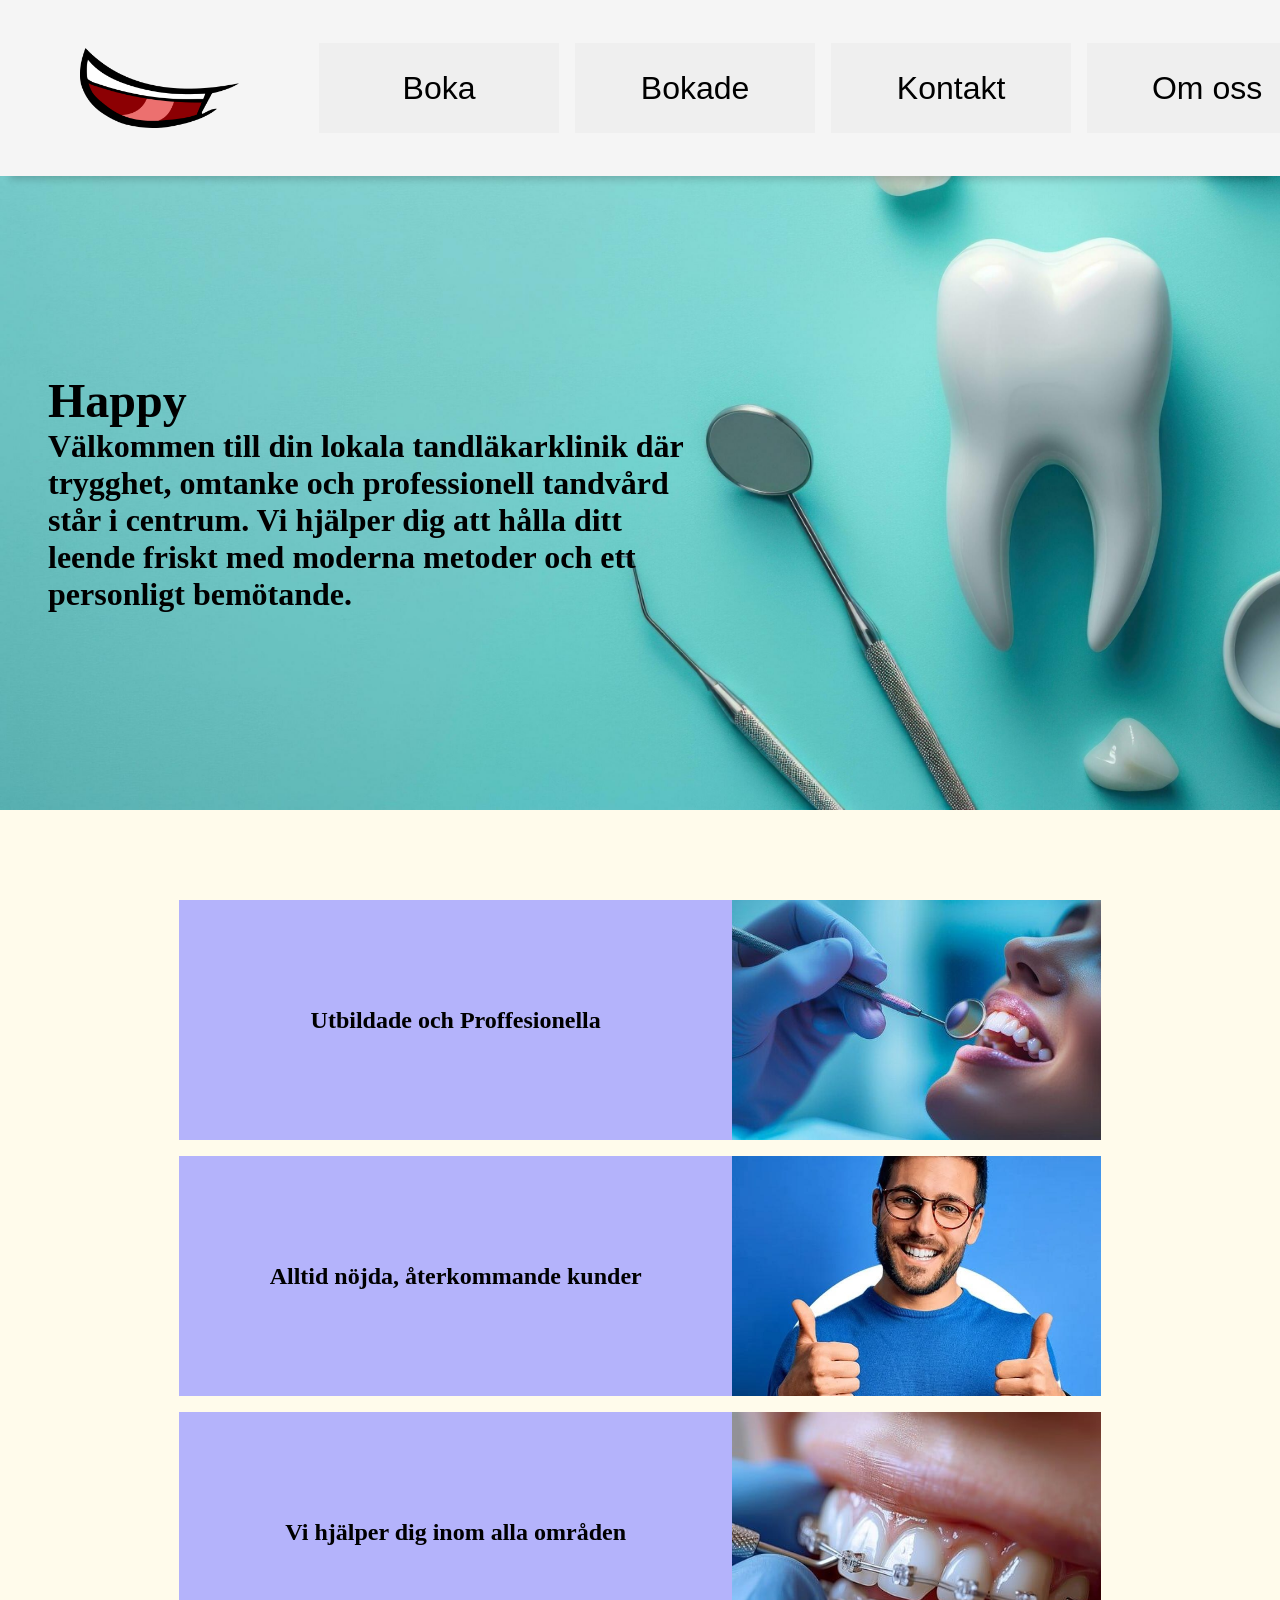
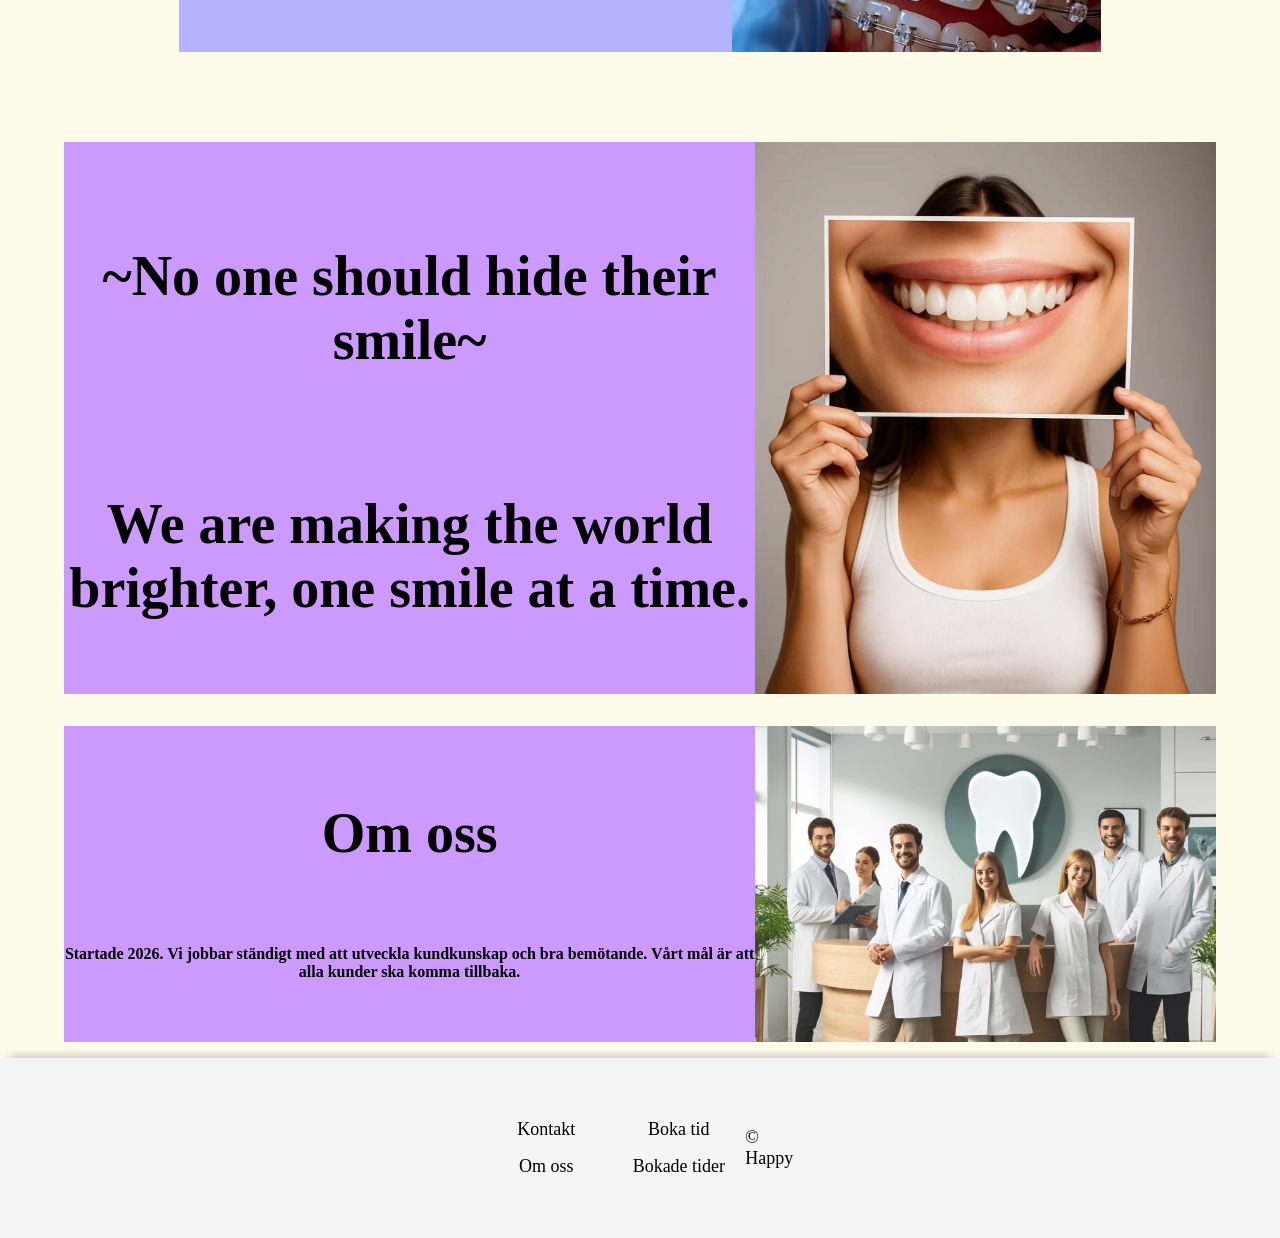
<file: index.html>
<!DOCTYPE html>
<html lang="en">

<head>
    <meta charset="UTF-8">
    <meta name="viewport" content="width=device-width, initial-scale=1.0">
    <link rel="stylesheet" href="index.css">
    <title>Document</title>
</head>

<body>
    <header>
        <div class="headerNavBox">
            <img src="images/smile-smiling-lips-png-transparent-smiling-lips-images-35.png">
            <nav>
                <a href="boka.html">
                    <button id="boka">Boka</button>
                </a>
                <a href="bokade_tider.html">
                    <button id="bokade">Bokade</button>
                </a>
                <a href="kontakter.html">
                    <button id="kontakt">Kontakt</button>
                </a>
                <a href="#omOss">
                    <button id="om-oss">Om oss</button>
                </a>
            </nav>
        </div>
        <div class="headerTextBox">
            <h1>Happy</h1>
            <p>Välkommen till din lokala tandläkarklinik där trygghet, omtanke och professionell tandvård står i
                centrum. Vi hjälper dig att hålla ditt leende friskt med moderna metoder och ett personligt bemötande.
            </p>
        </div>
    </header>
    <main>
        <section class="cardSection">
            <div class="card">
                <div class="cardText"><h2>Utbildade och Proffesionella</h2></div>
                <div class="cardImage"></div>
            </div>
            <div class="card">
                <div class="cardText"><h2>Alltid nöjda, återkommande kunder</h2></div>
                <div class="cardImage"></div>
            </div>
            <div class="card">
                <div class="cardText"><h2>Vi hjälper dig inom alla områden</h2></div>
                <div class="cardImage"></div>
            </div>
        </section>

        <section class="whyUs">
            <div class="whyUsText">
                <h3>
                    ~No one should hide their smile~
                </h3>
                <p>We are making the world brighter, one smile at a time.</p>
            </div>
            <div class="whyUsImg"></div>
            <div class="omOssText">
                <h3>
                    Om oss
                </h3>
                <p>Startade 2026. Vi jobbar ständigt med att utveckla kundkunskap och bra bemötande. Vårt mål är att alla kunder ska komma tillbaka.</p>
            </div>
            <div class="whyUsImg"></div>
        </section>
    </main>

    <footer>
        <div class="infoBox">
            <a href="">
                <div class="kontakt">Kontakt</div>
            </a>
            <a href="">
                <div class="omOss" id="omOss">Om oss</div>
            </a>
        </div>
        <div class="tider">
            <a href="boka.html">Boka tid</a>
            <a href="bokade_tider.html">Bokade tider</a>
        </div>
        <div class="copyright">
           <a href="index.html">
            <p>©️ Happy</p>
        </a> 
        </div>
    </footer>
</body>

</html>
</file>
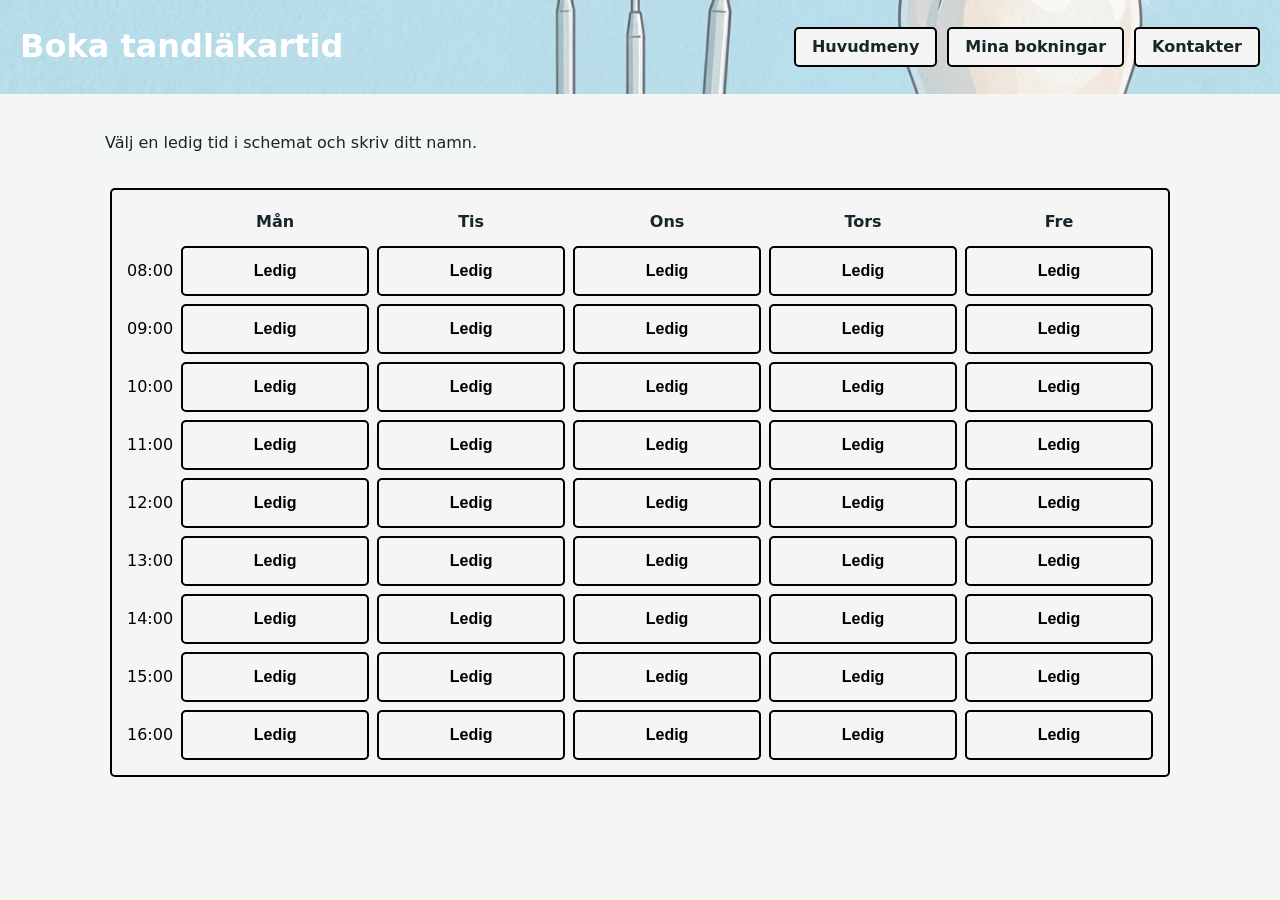
<file: boka.html>
<!DOCTYPE html>
<html lang="sv">

<head>
  <meta charset="utf-8">
  <meta name="viewport" content="width=device-width, initial-scale=1">
  <title>Boka tandläkartid</title>
  <link rel="stylesheet" href="boka.css">
  <script src="boka.js" defer></script>
</head>

<body>
  <header class="site">
    <h1>Boka tandläkartid</h1>

    <nav>
      <a href="index.html">Huvudmeny</a>
      <a href="bokade_tider.html">Mina bokningar</a>
      <a href="kontakter.html">Kontakter</a>
    </nav>
  </header>

  <main>
    <p class="lead">Välj en ledig tid i schemat och skriv ditt namn.</p>

    <div class="grid" id="grid"></div>

    <form id="form" hidden>
      <p id="vald-tid"></p>
      <label for="namn">Ditt namn</label>
      <input id="namn" type="text" autocomplete="name">
      <button type="submit">Boka</button>
      <p id="fel" role="alert"></p>
      <p id="bekraftelse" role="status"></p>
    </form>

  </main>
</body>

</html>
</file>
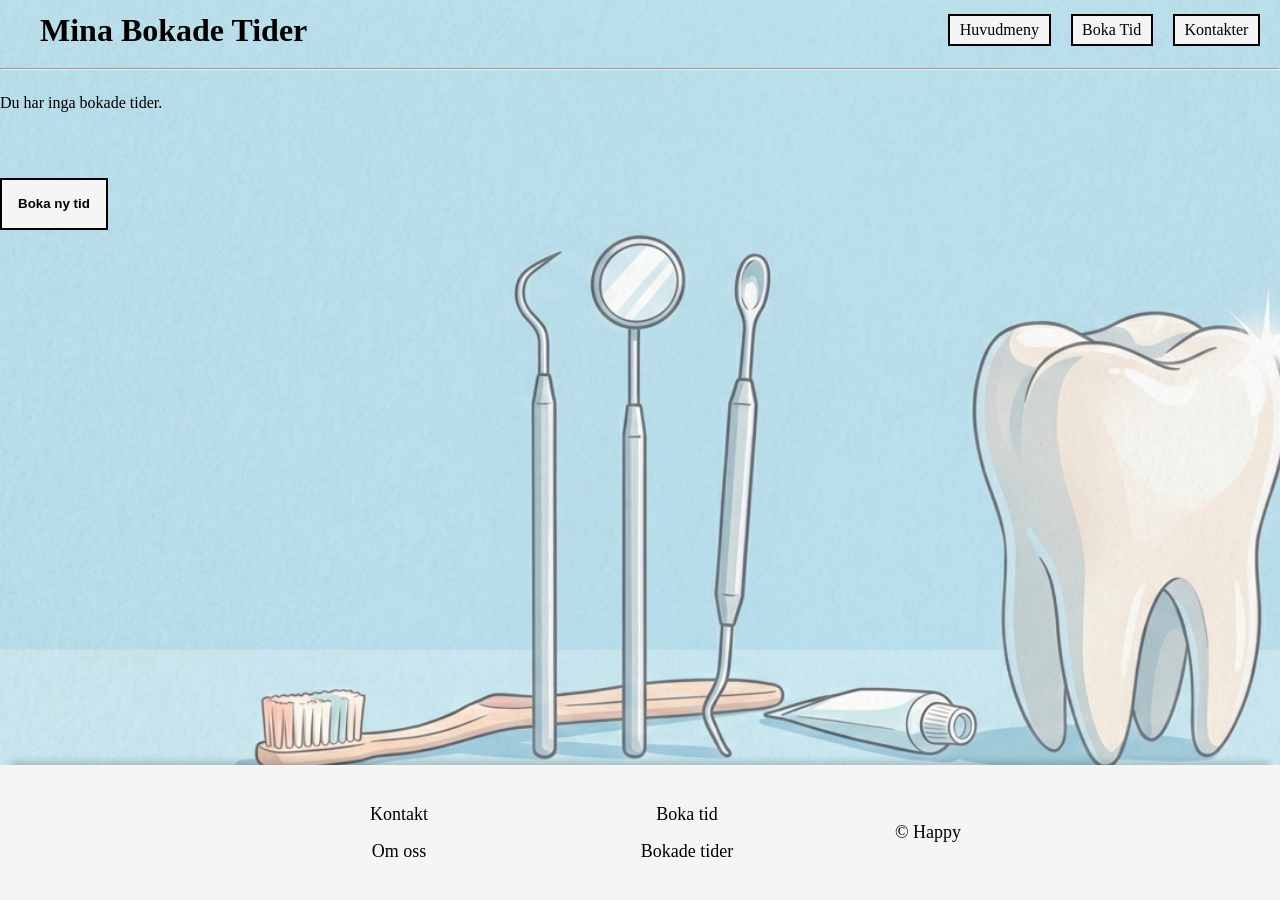
<file: bokade_tider.html>
<!DOCTYPE html>
<html lang="en">
<head>
    <meta charset="UTF-8">
    <meta name="viewport" content="width=device-width, initial-scale=1.0">
    <link rel="stylesheet" href="bokade_tider.css">
    <script src="bokade_tider.js" defer></script>
    <title>Document</title>
</head>
<body>
	<header>
		<h1>
        	Mina Bokade Tider 
    	</h1>
		<nav>
			<a href="index.html">Huvudmeny</a>
			<a href="boka.html">Boka Tid</a>
			<a href="kontakter.html">Kontakter</a>
		</nav>
	</header>
	<main id="Boknings-lista"></main>
    <hr>

    <section id="bokningar"></section>

    <button class="Boka-ny-tid">
		<strong>
			Boka ny tid
		</strong>
	</button>

     <footer>
        <div class="infoBox">
            <a href="kontakter.html">
                <div class="kontakt">Kontakt</div>
            </a>
            <a href="index.html#omOss">
                <div class="omOss">Om oss</div>
            </a>
        </div>
        <div class="tider">
            <a href="boka.html">Boka tid</a>
            <a href="bokade_tider.html">Bokade tider</a>
        </div>
        <div class="copyright">
           <a href="index.html">
            <p>©️ Happy</p>
        </a> 
        </div>
    </footer>
</body>
</html>
</file>
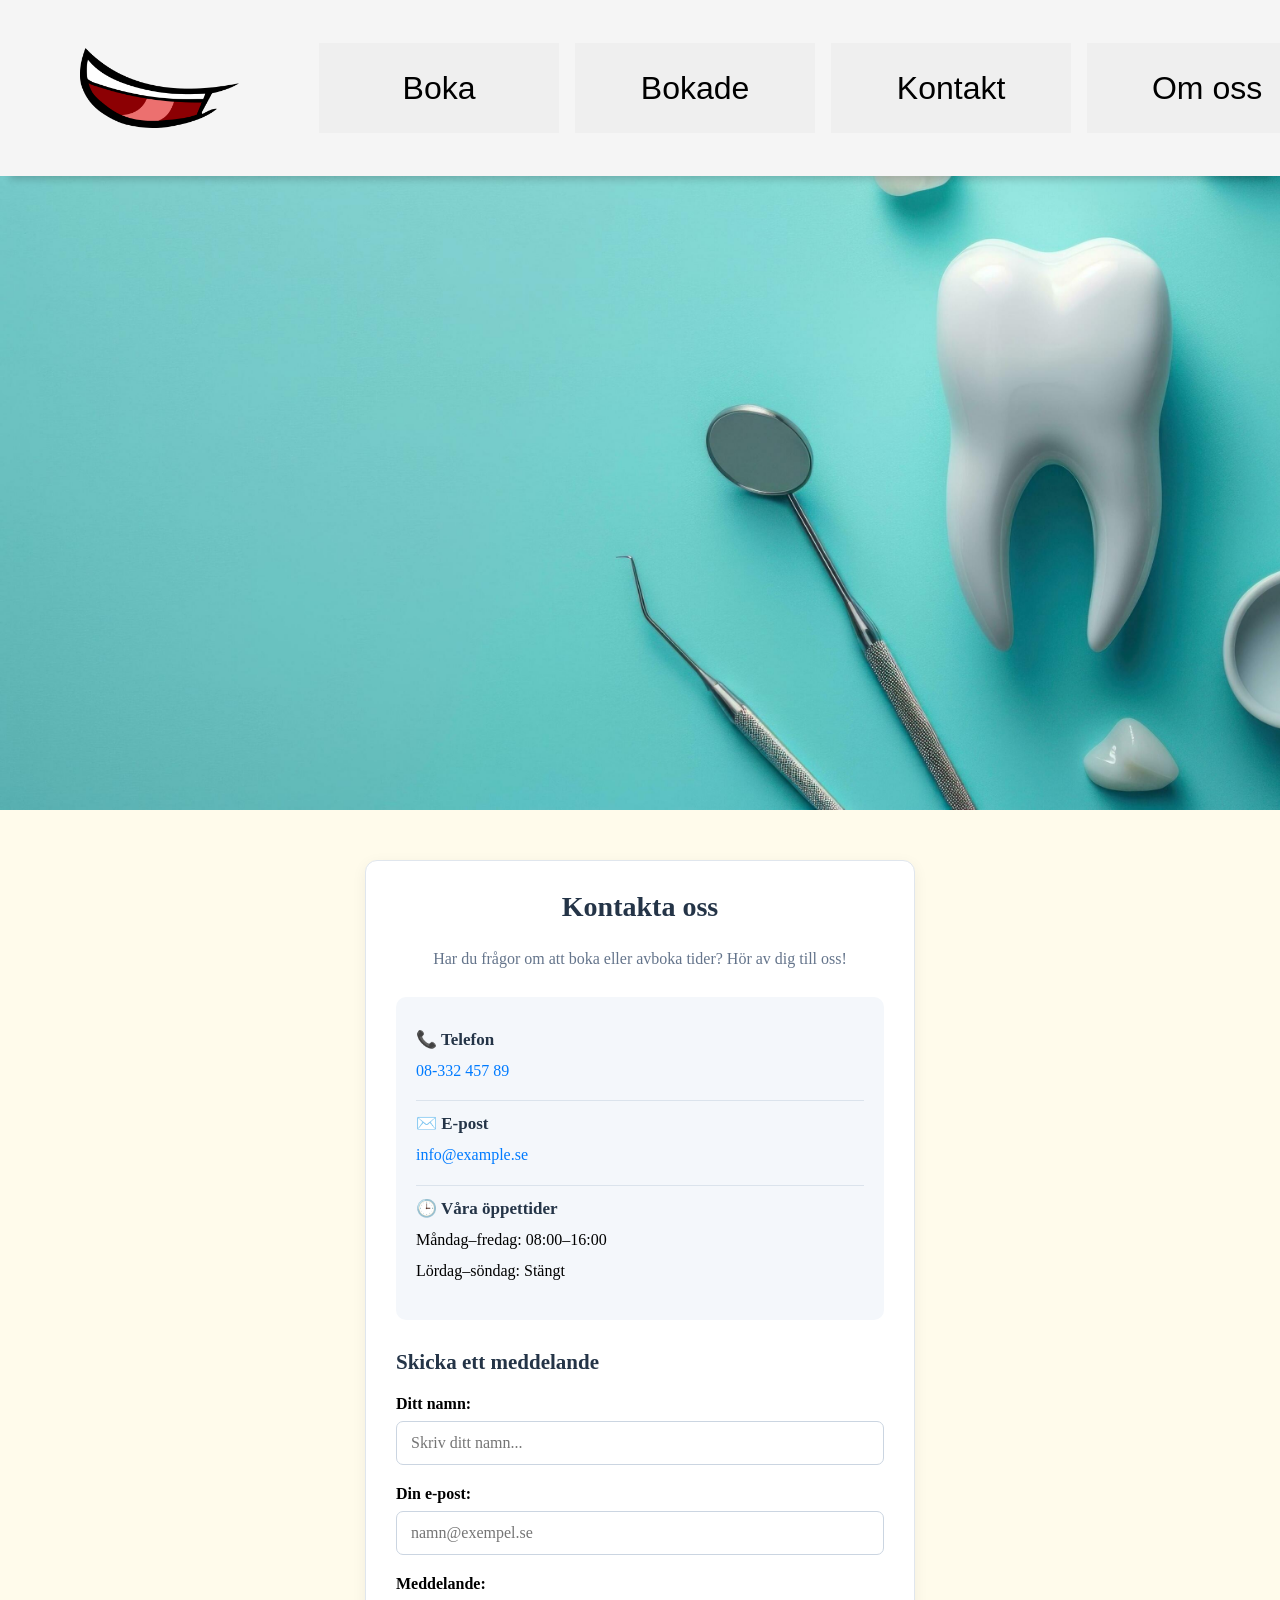
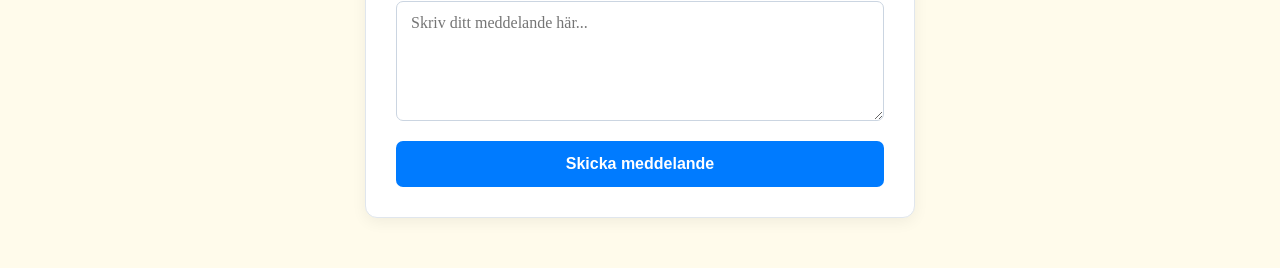
<file: kontakter.html>
<!DOCTYPE html>
<html lang="sv">
<head>
    <meta charset="UTF-8">
    <meta name="viewport" content="width=device-width, initial-scale=1.0">
    <title>Kontakta oss</title>
    <link rel="stylesheet" href="index.css">
    <link rel="stylesheet" href="kontakter.css">
</head>
<body>
    <header>

        <div class="headerNavBox">
                <img src="images/smile-smiling-lips-png-transparent-smiling-lips-images-35.png">
                <nav>
                    <a href="boka.html">
                        <button id="boka">Boka</button>
                    </a>
                    <a href="bokade_tider.html">
                        <button id="bokade">Bokade</button>
                    </a>
                    <a href="kontakter.html">
                        <button id="kontakt">Kontakt</button>
                    </a>
                    <a href="index.html#omOss">
                        <button id="om-oss">Om oss</button>
                    </a>
                </nav>
            </div>
    </header>
    <section id="contact-section">
        <div class="contact-container">
            <h2>Kontakta oss</h2>
            <p class="contact-description">
                Har du frågor om att boka eller avboka tider?
                Hör av dig till oss!
            </p>
          
            <div class="contact-info">
                <div class="info-item">
                    <h3>📞 Telefon</h3>
                    <p>
                        <a href="tel:+46833245789">
                            08-332 457 89
                        </a>
                    </p>
                </div>
                <div class="info-item">
                    <h3>✉️ E-post</h3>
                    <p>
                        <a href="mailto:info@example.se">
                            info@example.se
                        </a>
                    </p>
                </div>
                <div class="info-item">
                    <h3>🕒 Våra öppettider</h3>
                    <p>Måndag–fredag: 08:00–16:00</p>
                    <p>Lördag–söndag: Stängt</p>
                </div>
            </div>
        
            <h3 class="form-title">Skicka ett meddelande</h3>
            <form id="contact-form">
                <div class="form-group">
                    <label for="contact-name">Ditt namn:</label>
                    <input
                        type="text"
                        id="contact-name"
                        name="name"
                        placeholder="Skriv ditt namn..."
                        autocomplete="name"
                        required
                    >
                </div>
                <div class="form-group">
                    <label for="contact-email">Din e-post:</label>
                    <input
                        type="email"
                        id="contact-email"
                        name="email"
                        placeholder="namn@exempel.se"
                        autocomplete="email"
                        required
                    >
                </div>
                <div class="form-group">
                    <label for="contact-message">Meddelande:</label>
                    <textarea
                        id="contact-message"
                        name="message"
                        rows="5"
                        placeholder="Skriv ditt meddelande här..."
                        required
                    ></textarea>
                </div>
                <button type="submit" class="submit-btn">
                    Skicka meddelande
                </button>
            </form>
        </div>
    </section>
</body>
</html>
</file>
<file: index.css>
*,
::before,
::after {
    box-sizing: border-box;
    scroll-behavior: smooth;
}

body {
    margin: 0;
    background-color: #FFFBEB;

}

header {
    display: flex;
    flex-direction: column;
    height: 90vh;
    width: 100%;
    background-image: url(images/ai-generated-dental-clinic-advertisment-background-with-copy-space-free-photo.jpg);
    background-size: cover;
}

.headerNavBox {
    display: flex;
    align-items: center;
    justify-content: space-between;
    width: 100%;
    height: 11rem;
    padding-left: 5rem;
    padding-right: 5rem;
    background-color: whitesmoke;
    box-shadow: 0 .8rem .5rem -.6rem rgba(0, 0, 0, .2);
}

header img {
    height: 45%;
    cursor: pointer;
}

nav {
    display: flex;
    height: 10vh;
    justify-content: space-between;
    padding-left: 5rem;
    padding-right: 5rem;
    gap: 1rem;
}

nav button {
    width: 15rem;
    height: 100%;
    border: none;
    font-size: 2rem;
}

nav button:hover {
    background-color: #7ac69b;
    cursor: pointer;
}

.headerTextBox {
    display: flex;
    flex-direction: column;
    width: 40rem;
    height: 100%;
    margin-left: 3rem;
    font-weight: bolder;
    justify-content: center;
}

.headerTextBox h1 {
    font-size: 3rem;
    margin: 0;
}

.headerTextBox p {
    font-size: 2rem;
    margin: 0;
}

main {
    display: flex;
    margin: auto;
    flex-direction: column;
    margin-top: 1rem;
    gap: 1rem;
    width: 90%;
    height: 100%;
}

.cardSection {
    display: flex;
    flex-direction: column;
    align-items: center;
    gap: 1rem;
    width: 100%;
    height: 100vh;
    justify-content: center;
}

.card {
    display: grid;
    grid-template-columns: 60% 40%;
    width: 80%;
    height: 15rem;
    background-color: rgba(160, 160, 255, 0.79);
    transition: .2s;
}


.card:hover{
    transform: scale(1.05);
}

.cardText{
    display: flex;
    justify-content: center;
    align-items: center;
}

.cardImage {
    background-size: cover;
}

.cardSection .card:nth-child(1) .cardImage {
    background-image: url("images/da406c1d5a6048d1dcdc5f536f564d07.jpg");
}

.cardSection .card:nth-child(2) .cardImage {
    background-image: url("images/8cc23d0b707bf58f9e2963b1e20825d5.jpg");
    background-size: cover;
    background-repeat: no-repeat;
    background-position: center;
}

.cardSection .card:nth-child(3) .cardImage {
    background-image: url("images/2e6b23cae622112d4364f21925abfdc4.jpg");
}


.whyUs {
    display: grid;
    grid-template-columns: 60% 40%;
    row-gap: 2rem;
    width: 100%;
    height: 100vh;
}

.whyUsText {
    display: grid;
    grid-template-rows: 50%;
    align-items: center;
    font-weight: bold;
    text-align: center;
    font-size: 3.5rem;
    background-color: rgb(204, 153, 252);
}

.whyUsText h3 {
    font-size: 3.5rem;
    margin-bottom: 0px;
}

.whyUsImg {
    background-image: url("images/54c7aaf598fa8e01d2cd54c3d64ce2be.jpg");
    background-size: cover;
}

.omOssText {
    display: grid;
    grid-template-rows: 50%;
    align-items: center;
    font-weight: bold;
    text-align: center;
    font-size: 1rem;
    background-color: rgb(204, 153, 252);
}

.whyUs :nth-child(4){
    background-image: url(images/84c28f97268d07dea2aeaeec937b6d17.jpg);
}

.omOssText h3 {
    font-size: 3.5rem;
    margin-bottom: 0px;
}


footer{
    display: flex;
    align-items: center;
    justify-content: space-between;
    padding-left: 30rem;
    padding-right: 30rem;
    margin-top: 1rem;
    height: 20vh;
    width: 100%;
    font-size: large;
    background-color: whitesmoke;
    box-shadow: 0 -.8rem .5rem -.6rem rgba(0, 0, 0, .2);

}

.infoBox{
    display: flex;
    width: 10rem;
    height: 100%;
    flex-direction: column;
    justify-content: center;
    align-items: center;
    gap: 1rem;
}

a {
  color: inherit;
  text-decoration: none;
}

.tider{
    display: flex;
    flex-direction: column;
    justify-content: center;
    align-items: center;
    text-align: center;
    gap: 1rem;
    height: 100%;
    width: 10rem;
}

.copyright{
    display: flex;
    justify-content: center;
    align-items: center;
}

footer a:hover{
    text-decoration: underline;
}


/* Mobilanpassning */
@media screen and (max-width: 768px) {
    body {
        width: 100%;
        overflow-x: hidden;
    }

    header {
        height: auto;
        min-height: 75vh;
        background-position: center;
        background-size: cover;
    }

    .headerNavBox {
        flex-direction: column;
        justify-content: center;
        gap: 1rem;
        height: auto;
        padding: 1rem;
    }

    .headerNavBox img {
        height: 4rem;
        max-width: 100%;
        object-fit: contain;
    }

    nav {
        width: 100%;
        height: auto;
        padding: 0;
        justify-content: center;
        flex-wrap: wrap;
        gap: 0.5rem;
    }

    nav a {
        flex: 1 1 40%;
        max-width: 180px;
    }

    nav button {
        width: 100%;
        min-height: 3rem;
        padding: 0.5rem;
        font-size: 1.1rem;
    }

    .headerTextBox {
        width: auto;
        max-width: 100%;
        height: auto;
        margin: auto 1rem;
        padding: 3rem 0;
        overflow-wrap: anywhere;
    }

    .headerTextBox h1 {
        font-size: 2.5rem;
    }

    .headerTextBox p {
        font-size: 1.2rem;
        line-height: 1.5;
    }

    main {
        width: 92%;
        gap: 1rem;
    }

    .cardSection {
        height: auto;
        padding: 1rem 0;
        gap: 1rem;
    }

    .card {
        grid-template-columns: 1fr;
        grid-template-rows: auto 12rem;
        width: 100%;
        height: auto;
        min-height: 18rem;
    }

    .cardText {
        padding: 1rem;
        text-align: center;
    }

    .cardText h2 {
        font-size: 1.3rem;
    }

    .cardImage {
        min-height: 12rem;
        background-position: center;
        background-repeat: no-repeat;
        background-size: cover;
    }

    .card:hover {
        transform: none;
    }

    .whyUs {
        grid-template-columns: 1fr;
        grid-template-rows: auto;
        height: auto;
        row-gap: 0;
    }

    .whyUsText,
    .omOssText {
        display: flex;
        flex-direction: column;
        justify-content: center;
        padding: 1.5rem 1rem;
        min-height: 15rem;
        font-size: 1.2rem;
        overflow-wrap: anywhere;
    }

    .whyUsText h3,
    .omOssText h3 {
        font-size: 2rem;
        margin: 0 0 1rem;
    }

    .whyUsText p,
    .omOssText p {
        line-height: 1.5;
        margin: 0;
    }

    .whyUsImg {
        min-height: 15rem;
        background-position: center;
        background-size: cover;
    }

    footer {
        flex-direction: column;
        justify-content: center;
        gap: 1.5rem;
        height: auto;
        min-height: 15rem;
        padding: 1.5rem 1rem;
        text-align: center;
    }

    .infoBox,
    .tider {
        width: 100%;
        height: auto;
        gap: 0.75rem;
    }

    .copyright {
        text-align: center;
    }
}

/* Extra små mobiler */
@media screen and (max-width: 380px) {
    nav a {
        flex-basis: 100%;
        max-width: 100%;
    }

    .headerTextBox h1 {
        font-size: 2rem;
    }

    .headerTextBox p {
        font-size: 1rem;
    }

    .whyUsText h3,
    .omOssText h3 {
        font-size: 1.7rem;
    }

    .card {
        grid-template-rows: auto 10rem;
    }
}
</file>
<file: boka.css>
* {
  box-sizing: border-box;
}

body {
  margin: 0;
  font-family: system-ui, sans-serif;
  color: #17262b;
  background: #f4f6f4;
  line-height: 1.6;
}

/* Sidhuvud och innehåll */
.site {
  display: flex;
  justify-content: space-between;
  align-items: center;
  padding: 0 20px;
  min-height: 60px;
  background-image: url("Background_img_bokade_tider.jpg");
  background-size: cover;
  background-position: center;
  color: white;
}

nav {
  display: flex;
  flex-wrap: wrap;
  gap: 10px;
}

nav a {
  display: flex;
  align-items: center;
  justify-content: center;
  min-height: 40px;
  padding: 0 16px;
  line-height: 1;
  font-weight: bold;
  text-decoration: none;
  color: #17262b;
  background-color: whitesmoke;
  border: 2px solid black;
  border-radius: 5px;
  white-space: nowrap;
}

nav a:hover {
  background-color: lightgray;
}

/* Schema som kort */
.grid {
  display: grid;
  grid-template-columns: auto repeat(5, 1fr);
  gap: 8px;
  max-width: 1060px;
  margin: 2rem auto;
  padding: 15px;
  background-color: whitesmoke;
  border: 2px solid black;
  border-radius: 5px;
}

.grid:empty {
  display: none;
}

.head {
  font-weight: bold;
  text-align: center;
  padding: 4px 0;
}

.time {
  font-size: 1rem;
  color: black;
  display: flex;
  align-items: center;
}

main {
  max-width: 1100px;
  margin: 0 auto;
  padding: 20px 15px;
}

/* Ledig tid */
.slot {
  min-height: 50px;
  font-size: 1rem;
  font-weight: bold;
  color: black;
  background: whitesmoke;
  border: 2px solid black;
  border-radius: 5px;
  cursor: pointer;
}

.slot:hover {
  background: lightgray;
}

/* Vald tid */
.vald {
  outline: 1px solid #17262b;
}

/* Upptagen tid */
.slot:disabled {
  color: #7a1f17;
  font-weight: normal;
  background: #f4c7c3;
  cursor: not-allowed;
  text-decoration: line-through;
}


/* Formulär som kort */
form {
  max-width: 1060px;
  margin: 20px auto;
  padding: 24px;
  background-color: whitesmoke;
  border: 2px solid black;
  border-radius: 8px;
}

label {
  display: block;
  font-weight: bold;
  margin-bottom: 4px;
}

input {
  width: 600px;
  padding: 10px;
  font-size: 16px;
  border: 2px solid black;
  border-radius: 5px;
  margin-bottom: 12px;
}

form button {
  width: 600px;
  padding: 10px 16px;
  font-size: 16px;
  font-weight: bold;
  background-color: whitesmoke;
  border: 2px solid black;
  border-radius: 5px;
  cursor: pointer;
}

form button:hover {
  background-color: lightgray;
}

/* Meddelanden */
#fel {
  color: red;
  font-weight: bold;
  margin: 10px 0 0;
}

#bekraftelse {
  margin: 12px 0 0;
  color: green;
  font-weight: bold;
}

#bekraftelse:empty {
  display: none;
}

@media screen and (max-width: 768px) {
    .site {
        flex-direction: column;
        padding: 1rem;
        gap: 1rem;
        text-align: center;
    }

    .site h1 {
        font-size: 1.5rem;
    }

    nav {
        justify-content: center;
        flex-wrap: wrap;
        gap: 0.5rem;
    }

    nav a {
        padding: 0.7rem;
        font-size: 0.9rem;
    }

    main {
        padding: 1rem 0.5rem;
    }

    .grid {
        grid-template-columns: 60px repeat(5, minmax(70px, 1fr));
        gap: 5px;
        padding: 8px;
        overflow-x: auto;
    }

    .head,
    .time {
        font-size: 0.85rem;
    }

    .slot {
        min-height: 45px;
        font-size: 0.8rem;
        padding: 0.25rem;
    }

    form {
        width: 100%;
        padding: 1rem;
    }

    input,
    form button {
        width: 100%;
    }
}

@media screen and (max-width: 380px) {
    .site h1 {
        font-size: 1.3rem;
    }

    nav a {
        font-size: 0.8rem;
        padding: 0.5rem;
    }

    .grid {
        grid-template-columns: 50px repeat(5, minmax(65px, 1fr));
        gap: 3px;
        padding: 5px;
    }

    .slot {
        font-size: 0.7rem;
    }

    form {
        padding: 0.75rem;
    }
}
</file>
<file: bokade_tider.css>
#bokningar{
    display: flex;
}

.Boknings-kort {
    max-width: 250px;
    line-height: 1.5rem;
    background-color: whitesmoke;
    margin-bottom: auto;
    padding: 3rem;
    border: 5px solid black;
    border-radius: 8px;
    margin-top: 60px;
    display: block;
    margin-left: 30px;
}

.Avboka-Tiden {
    background-color: red;
    max-width: 100px;
    line-height: 0.3rem;
    margin-bottom: auto;
    cursor: pointer;
    padding: 0.3rem;
    border: 2px solid black;
}

.Boknings-kort h2 {
    display: inline-block;
    border-bottom: 1px solid black;
    padding-bottom: 3px;
}

body {
  background-image: url("Background_img_bokade_tider.jpg");
  background-size: cover;
  background-position: center;
  background-repeat: no-repeat;
  background-attachment: fixed;
  margin: 0;
}

header {
    display: flex;
    justify-content: space-between;
    align-items: center;
    max-height: 60px;
    margin-left: 20px;
    padding: 0 20px;
}

nav a {
    text-decoration: none;
    margin-left: 20px;
    justify-content: space-between;
    align-items: center;
    background-color: whitesmoke;
    max-width: 120px;
    line-height: 0.6rem;
    margin-bottom: auto;
    cursor: pointer;
    padding: 0.6rem;
    border: 2px solid black;
}

nav {
    display: flex;
    flex-direction: row;

}

.Boka-ny-tid {
    background-color: whitesmoke;
    max-width: 150px;
    line-height: 1rem;
    margin-bottom: auto;
    cursor: pointer;
    padding: 1rem;
    border: 2px solid black;
    margin-top: 50px;
    display: block;
}


footer{
    position: absolute;
    bottom: 0;
    display: flex;
    align-items: center;
    justify-content: center;
    gap: 8rem;
    padding: 2rem;
    margin-top: 3rem;
    min-height: 15vh;
    width: 100%;
    font-size: large;
    background-color: whitesmoke;
    box-shadow: 0 -.8rem .5rem -.6rem rgba(0, 0, 0, .2);
    box-sizing: border-box;
}

.infoBox{
    display: flex;
    width: 10rem;
    height: 100%;
    flex-direction: column;
    justify-content: center;
    align-items: center;
    gap: 1rem;
}

a {
  color: inherit;
  text-decoration: none;
}

.tider{
    display: flex;
    flex-direction: column;
    justify-content: center;
    align-items: center;
    text-align: center;
    gap: 1rem;
    height: 100%;
    width: 10rem;
}

.copyright{
    display: flex;
    justify-content: center;
    align-items: center;
}

footer a:hover{
    text-decoration: underline;
}


/* Mobilanpassning */
@media screen and (max-width: 768px) {
    body {
        min-height: 100vh;
        background-attachment: scroll;
        background-position: center;
        overflow-x: hidden;
    }

    header {
        flex-direction: column;
        align-items: center;
        gap: 1rem;
        max-height: none;
        margin: 0;
        padding: 1rem;
        text-align: center;
    }

    header h1 {
        font-size: 1.8rem;
        margin: 0.5rem 0;
    }

    nav {
        display: flex;
        flex-wrap: wrap;
        justify-content: center;
        gap: 0.5rem;
        width: 100%;
    }

    nav a {
        display: inline-block;
        margin: 0;
        padding: 0.7rem;
        max-width: none;
        line-height: normal;
        text-align: center;
        font-size: 0.9rem;
    }

    #Boknings-lista {
        width: 100%;
        padding: 0.5rem;
    }

    #bokningar {
        display: flex;
        flex-wrap: wrap;
        justify-content: center;
        align-items: flex-start;
        gap: 1rem;
        width: 100%;
        padding: 1rem;
    }

    .Boknings-kort {
        box-sizing: border-box;
        width: 100%;
        max-width: 350px;
        margin: 0;
        padding: 1.5rem;
        border-width: 2px;
        overflow-wrap: anywhere;
    }

    .Boknings-kort h2 {
        font-size: 1.3rem;
    }

    .Avboka-Tiden {
        max-width: 100%;
        padding: 0.7rem;
        line-height: normal;
    }

    .Boka-ny-tid {
        display: block;
        margin: 1.5rem auto;
        max-width: 90%;
        padding: 1rem;
        line-height: normal;
        font-size: 1rem;
    }

    footer {
        position: static;
        flex-direction: column;
        justify-content: center;
        align-items: center;
        gap: 1.5rem;
        width: 100%;
        min-height: auto;
        padding: 1.5rem 1rem;
        margin-top: 2rem;
        text-align: center;
    }

    .infoBox,
    .tider {
        width: 100%;
        height: auto;
        gap: 0.75rem;
    }

    .copyright {
        text-align: center;
    }
}

/* Extra små mobiler */
@media screen and (max-width: 380px) {
    header h1 {
        font-size: 1.5rem;
    }

    nav a {
        width: 100%;
        box-sizing: border-box;
    }

    .Boknings-kort {
        padding: 1rem;
    }

    #bokningar {
        padding: 0.5rem;
    }
}
</file>
<file: kontakter.css>
#contact-section {
    padding: 50px 20px;
}
.contact-container {
    max-width: 550px;
    margin: 0 auto;
    padding: 30px;
    background-color: #ffffff;
    border: 1px solid #e0e6ed;
    border-radius: 12px;
    box-shadow: 0 4px 15px rgba(0, 0, 0, 0.06);
}
#contact-section h2 {
    margin-top: 0;
    color: #243447;
    font-size: 28px;
    text-align: center;
}
.contact-description {
    margin-bottom: 25px;
    color: #64748b;
    line-height: 1.6;
    text-align: center;
}
.contact-info {
    margin-bottom: 30px;
    padding: 20px;
    background-color: #f4f7fb;
    border-radius: 10px;
}
.info-item {
    padding: 12px 0;
    border-bottom: 1px solid #dbe3ec;
}
.info-item:last-child {
    border-bottom: none;
}
.info-item h3 {
    margin: 0 0 8px;
    color: #243447;
    font-size: 17px;
}
.info-item p {
    margin: 5px 0;
    line-height: 1.6;
}
.info-item a {
    color: #007bff;
    text-decoration: none;
}
.info-item a:hover {
    text-decoration: underline;
}
.form-title {
    margin-bottom: 20px;
    color: #243447;
    font-size: 21px;
}
.form-group {
    margin-bottom: 20px;
}
.form-group label {
    display: block;
    margin-bottom: 8px;
    font-weight: bold;
}
.form-group input,
.form-group textarea {
    display: block;
    width: 100%;
    padding: 12px 14px;
    border: 1px solid #cbd5e1;
    border-radius: 7px;
    background-color: #ffffff;
    font-family: inherit;
    font-size: 16px;
}
.form-group textarea {
    min-height: 120px;
    resize: vertical;
}
.form-group input:focus,
.form-group textarea:focus {
    outline: none;
    border-color: #007bff;
    box-shadow: 0 0 0 3px rgba(0, 123, 255, 0.15);
}
.submit-btn {
    width: 100%;
    padding: 14px 20px;
    border: none;
    border-radius: 7px;
    background-color: #007bff;
    color: #ffffff;
    font-size: 16px;
    font-weight: bold;
    cursor: pointer;
    transition: background-color 0.2s;
}
.submit-btn:hover {
    background-color: #0056b3;
}
@media (max-width: 600px) {
    #contact-section {
        padding: 25px 15px;
    }
    .contact-container {
        padding: 22px 18px;
    }
    #contact-section h2 {
        font-size: 24px;
    }
}


/* Mobilanpassning */
@media screen and (max-width: 600px) {
    body {
        width: 100%;
        overflow-x: hidden;
    }

    header {
        width: 100%;
        height: auto;
    }

    .headerNavBox {
        display: flex;
        flex-direction: column;
        align-items: center;
        gap: 0.75rem;
        padding: 1rem;
    }

    .headerNavBox img {
        width: 3.5rem;
        height: auto;
        max-width: 100%;
        object-fit: contain;
    }

    .headerNavBox nav {
        display: flex;
        flex-wrap: wrap;
        justify-content: center;
        gap: 0.5rem;
        width: 100%;
    }

    .headerNavBox nav a {
        flex: 1 1 40%;
        max-width: 150px;
        text-decoration: none;
    }

    .headerNavBox nav button {
        width: 100%;
        min-height: 2.75rem;
        padding: 0.5rem;
        font-size: 1rem;
    }

    #contact-section {
        padding: 1.25rem 0.75rem;
    }

    .contact-container {
        width: 100%;
        max-width: 100%;
        margin: 0 auto;
        padding: 1.25rem 1rem;
        border-radius: 10px;
    }

    #contact-section h2 {
        font-size: 1.6rem;
    }

    .contact-description {
        font-size: 0.95rem;
        line-height: 1.5;
    }

    .contact-info {
        padding: 0.75rem;
        overflow-wrap: anywhere;
    }

    .info-item h3 {
        font-size: 1rem;
    }

    .info-item p {
        font-size: 0.95rem;
    }

    .form-title {
        font-size: 1.2rem;
    }

    .form-group {
        width: 100%;
        margin-bottom: 1rem;
    }

    .form-group input,
    .form-group textarea {
        width: 100%;
        max-width: 100%;
        min-width: 0;
        padding: 0.75rem;
        font-size: 16px;
    }

    .form-group textarea {
        min-height: 7rem;
    }

    .submit-btn {
        width: 100%;
        padding: 0.85rem;
        font-size: 1rem;
    }
}
</file>
